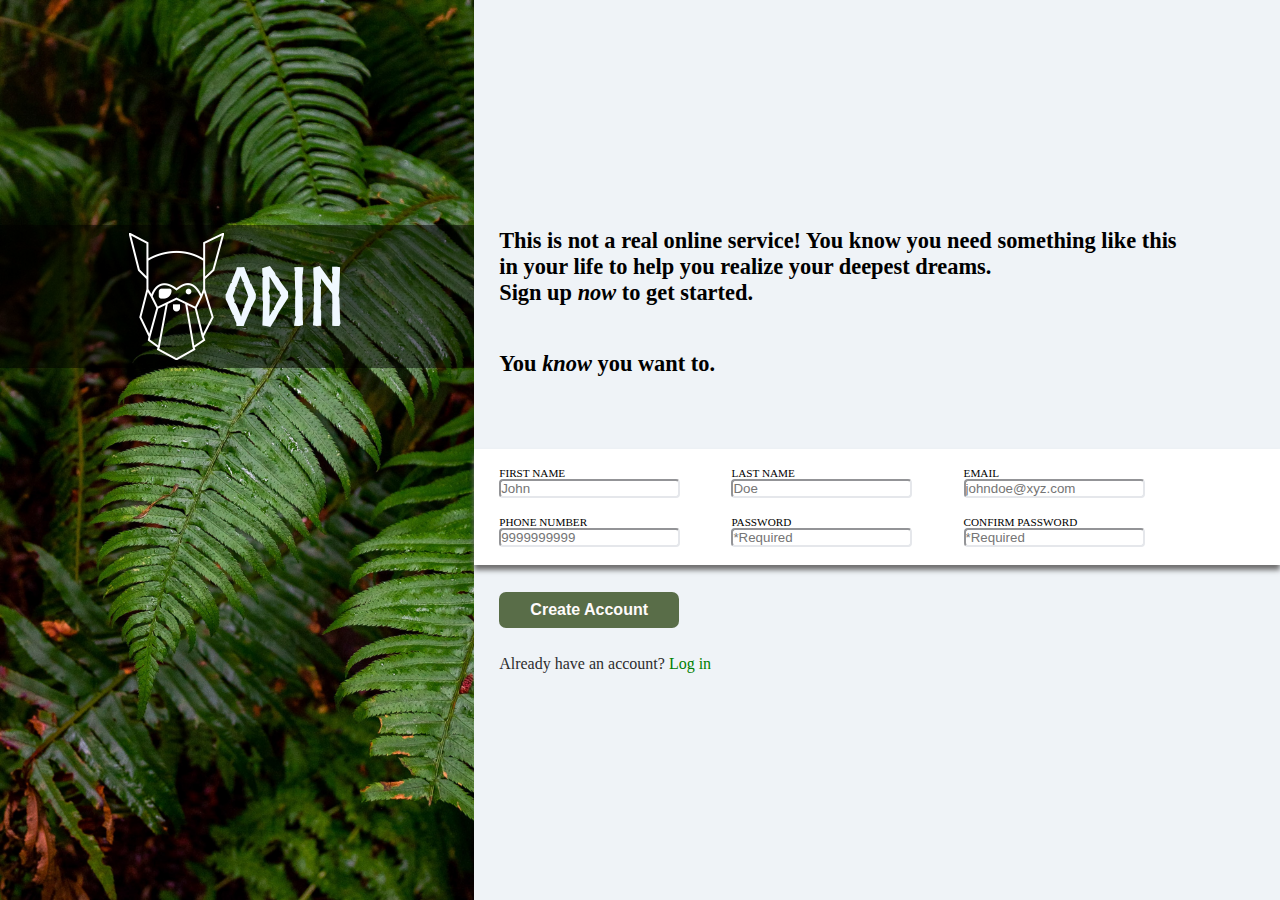
<file: index.html>
<!DOCTYPE html>
<html lang="en">
<head>
    <meta charset="UTF-8">
    <meta name="viewport" content="width=device-width, initial-scale=1.0">
    <title>Sign up</title>
    <link rel="stylesheet" href="styles.css">
</head>
<body>
    <div class="sidebar">
        <div class="logo">
            <img src="./images/odin_lined.png">
            <p>ODIN</p>
        </div>
    </div>
    <main>
        <div class="row1">
            <p>This is not a real online service! You know you need something like this in your life to help you realize your deepest dreams.<span>Sign up <em>now</em> to get started.</span></p>
            <p>You <em>know</em> you want to.</p>
        </div>
        <div class="row2">
            <form action="./success/index.html" method="get" id="sign-up-form">
                <!-- <legend>Let's do this!</legend> -->
                <div>
                    <label for="first_name">FIRST NAME</label>
                    <input type="text" id="first_name" name="first_name" placeholder="John" required>
                </div>

                <div>
                    <label for="last_name">LAST NAME</label>
                    <input type="text" id="last_name" name="last_name" placeholder="Doe" required>
                </div>

                <div>
                    <label for="mail">EMAIL</label>
                    <input type="email" id="mail" name="email" placeholder="johndoe@xyz.com" required>
                </div>

                <div>
                    <label for="phone">PHONE NUMBER</label>
                    <input type="text" id="phone" name="phone" minlength="10" maxlength="10" pattern="[0-9]{10}" placeholder="9999999999" required>
                </div>

                <div>
                    <label for="password">PASSWORD</label>
                    <input type="password" id="password" name="password" minlength="8" placeholder="*Required" required>
                </div>

                <div>
                    <label for="confirm_password">CONFIRM PASSWORD</label>
                    <input type="password" id="confirm_password" name="confirm_password" minlength="8" placeholder="*Required" required>
                </div>
            </div>

            <button type="submit">Create Account</button>
        </form>

        <p>Already have an account? <span>Log in</span></p>

    </main>
    <script src="scripts.js" defer></script>
</body>
</html>
</file>
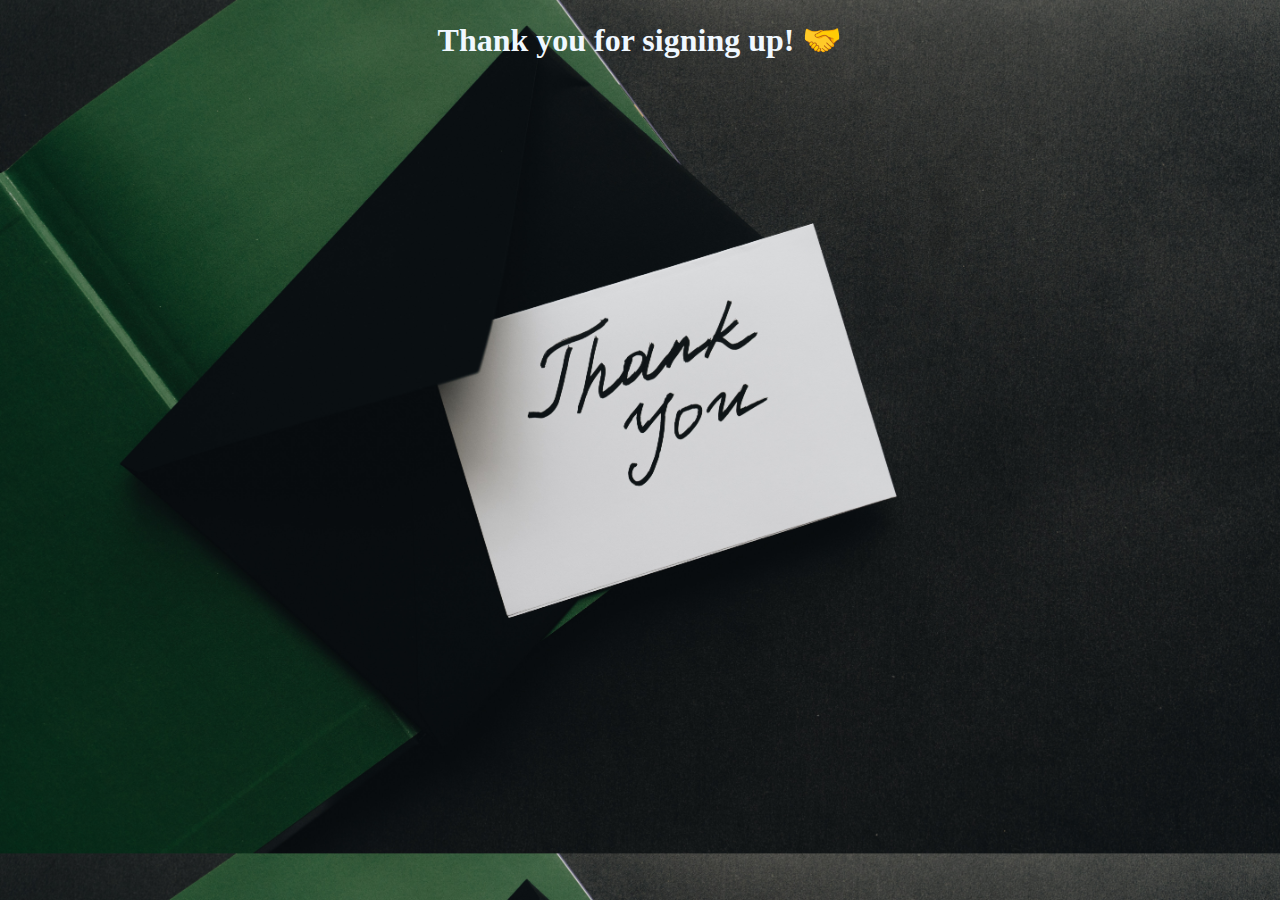
<file: success/index.html>
<!DOCTYPE html>
<html lang="en">
<head>
    <meta charset="UTF-8">
    <meta name="viewport" content="width=device-width, initial-scale=1.0">
    <title>Document</title>
</head>
<body style="background-image: url(../images/thank-you.jpg); background-size: cover; text-align: center;">
    <h1 style="color: aliceblue;">Thank you for signing up! &#129309</h1>
</body>
</html>
</file>
<file: styles.css>
@font-face {
    font-family: my-cool-font;
    src: url(./fonts/Norse-Bold.otf);
}

*{
    margin: 0;
    padding: 0;
    /* border: 2px solid red; */
}

body{
    display: flex;
    align-items: center;
    width: 100vw;
    position: absolute;
    background-color: rgb(239, 243, 247);
}

.sidebar{
    min-width: 37vw;
    min-height: 100vh;
    background-image: url(./images/halie-west-unsplash.jpg);
    background-size: cover;    
    background-repeat: no-repeat;
    align-items: center;
}

.logo{
    display: flex;
    align-items: center;
    font-family: my-cool-font, sans-serif;
    font-size: 5em;
    color: aliceblue;
    justify-content: center;
    background-color: rgba(0, 0, 0, 0.5);
    padding: 0.1em 0;
    margin-top: 25vh;
}

.logo img{
    max-width: 20%;
}

main{
    display: flex;
    flex-direction: column;
    justify-content: center;
    height: 100vh;
    gap: 3vh;
}

.row1{
    font-size: 1.4em;
    font-weight: 700;
    width: 87%;
    display: flex;
    flex-direction: column;
    gap: 5vh;
    margin-left: 2vw;
    margin-bottom: 5vh;
}

.row1 span{
    display: block;
}

.row2{
    display: flex;
    flex-direction: column;
    gap: 4vh;
    padding: 2vh 2vw;
    background-color: rgb(255, 255, 255);
    box-shadow: 0 5px 5px rgb(110, 110, 110);
}

form{
    display: flex;
    flex-flow: row wrap;
    column-gap: 4vw;
    max-width: 55vw;
    row-gap: 2vh;
}

form>div{
    display: flex;
    flex-flow: column;
    font-size: 0.7em;
}

button{
    width: 180px;
    color: rgb(255, 251, 251);
    background-color: #596D48;
    font-weight: 700;
    padding: 1vh 1vw;
    border: 0;
    font-size: 1em;
    border-radius: 7px;
    margin-left: 2vw;
}

main>p:last-child>span{
    color: green;
}

main>p:last-child{
    font-size: 1em;
    color: rgb(45, 45, 45);
    margin-left: 2vw;
}

input:focus:valid{
    border-color: #0792dc;
    box-shadow: 1px 1px 2px black;
    outline: none;
}

input:invalid{
    border-color: #ff0101;
    outline: none;
}

input:placeholder-shown{
    border-color: #E5E7EB;
    border-radius: 4px;
}

@media (max-width: 912px) {
    .sidebar{
        display: none;
    }
}

@media (max-width: 600px) {
    .sidebar{
        display: none;
    }
    .row1{
        align-items: center;
    }
    .row2{
        align-items: center;
    }
    main{
        align-items: center;
    }
}
</file>
